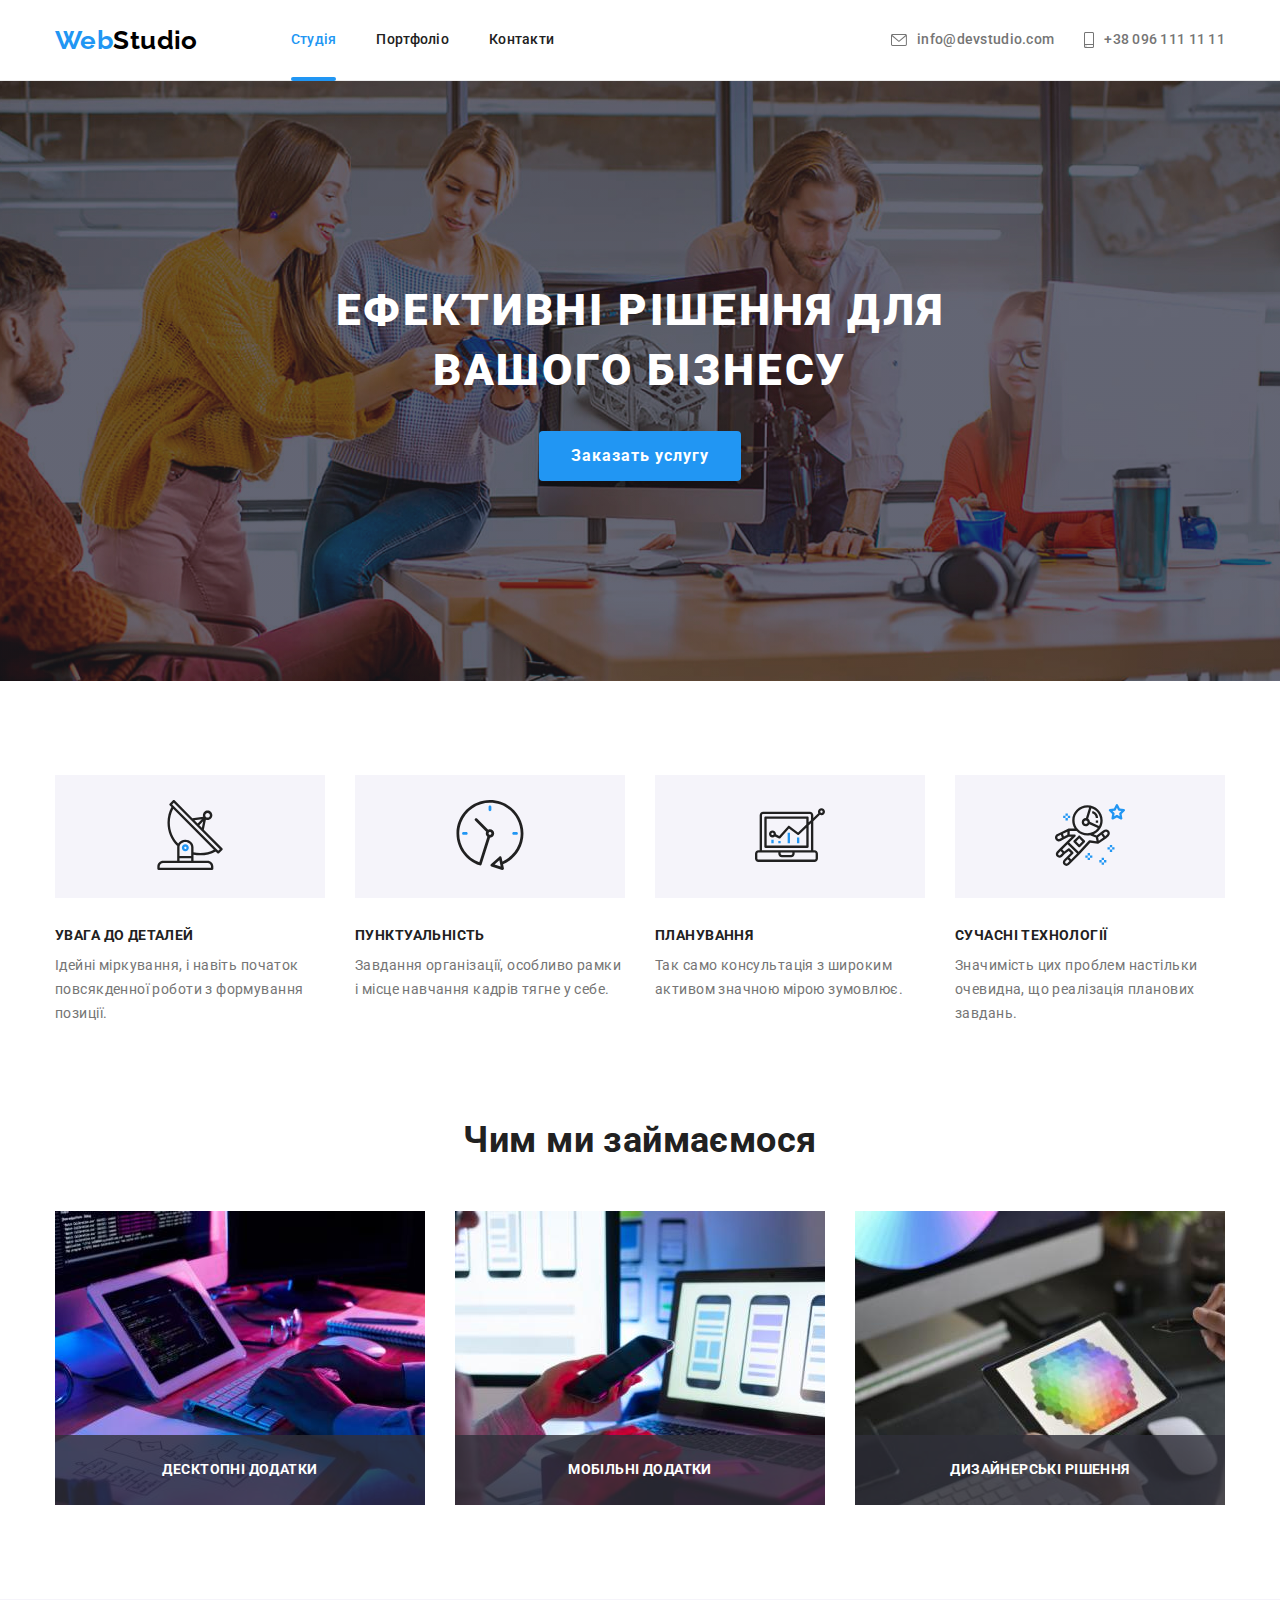
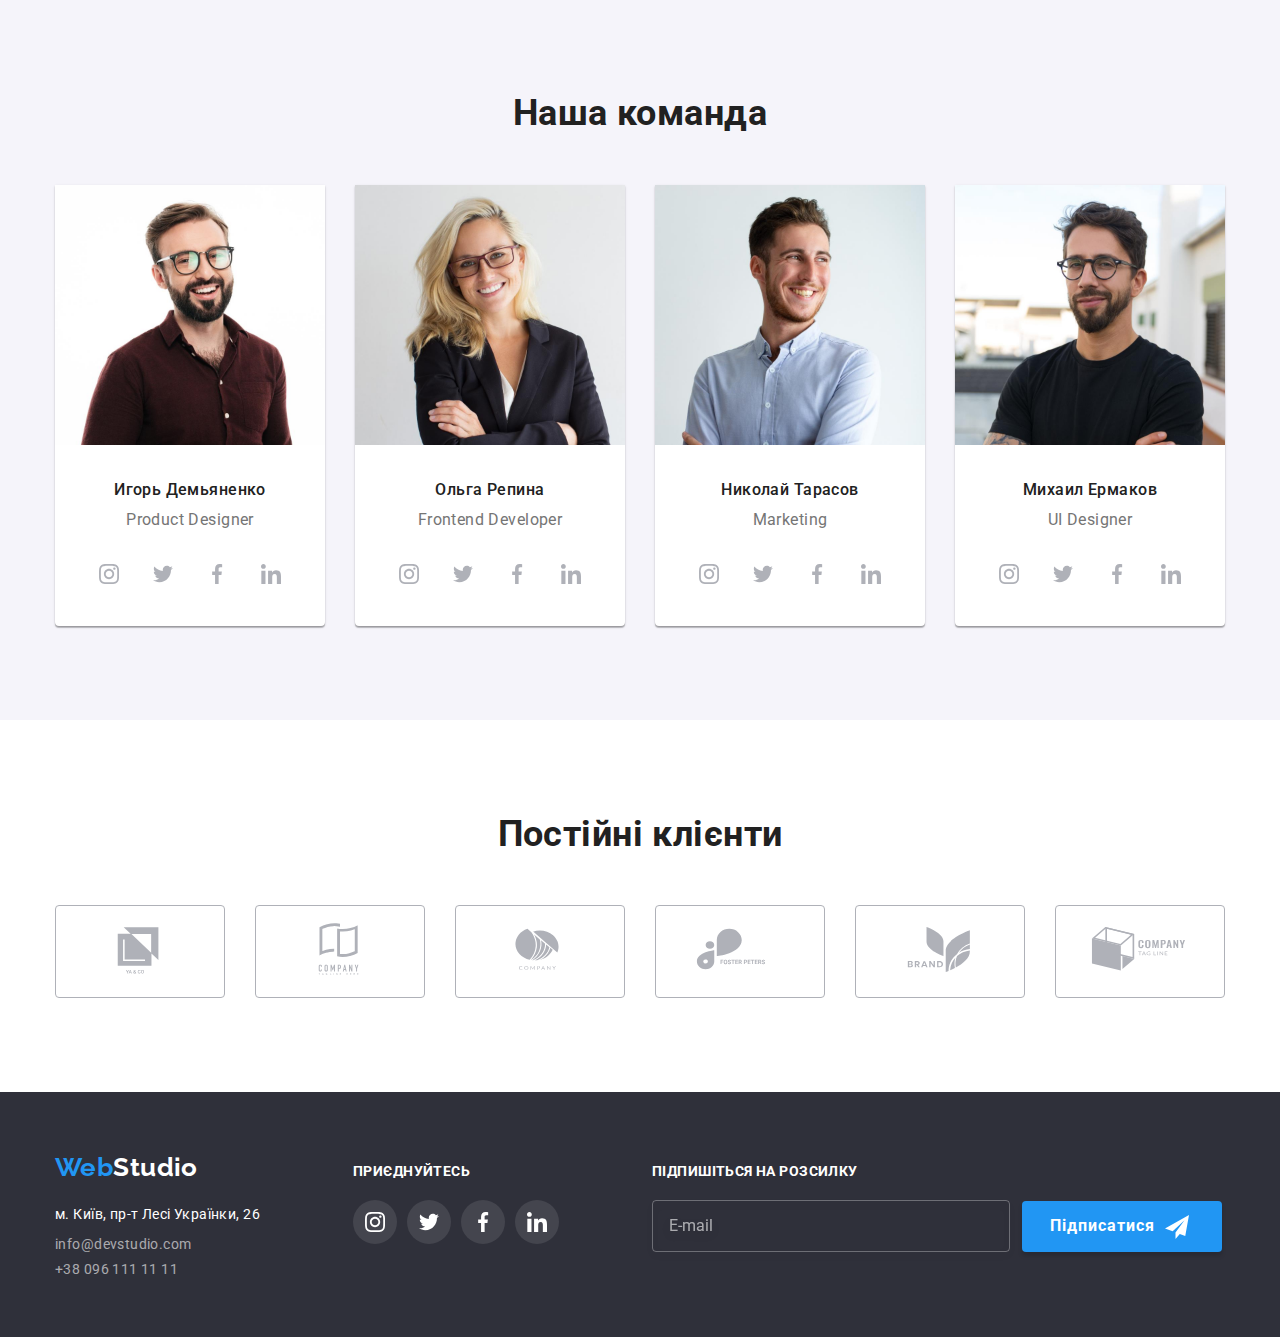
<file: index.html>
<!DOCTYPE html>
<html lang="uk">
  <head>
    <meta charset="UTF-8" />
    <meta http-equiv="X-UA-Compatible" content="IE=edge" />
    <meta name="viewport" content="width=device-width, initial-scale=1.0" />
    <title>goit-markup-hw</title>
    <link rel="preconnect" href="https://fonts.googleapis.com" />
    <link rel="preconnect" href="https://fonts.gstatic.com" crossorigin />
    <link
      href="https://fonts.googleapis.com/css2?family=Raleway:wght@700&family=Roboto:wght@400;500;700;900&display=swap"
      rel="stylesheet"
    />
    <link
      rel="stylesheet"
      href="https://cdnjs.cloudflare.com/ajax/libs/modern-normalize/1.1.0/modern-normalize.min.css"
    />
    <link rel="stylesheet" href="css/styles.css" />
  </head>
  <body data-page>
    <!-- header -->
    <header class="header">
      <div class="header-container container">
        <nav class="header-nav">
          <a class="header-logo logo link" href="./index.html" lang="en"
            >Web<span class="header-logo-desc">Studio</span>
          </a>
          <ul class="header-list list">
            <li class="header-item">
              <a class="header-link link current" href="./index.html">Студія</a>
            </li>
            <li class="header-item">
              <a class="header-link link" href="./portfolio.html">Портфоліо</a>
            </li>
            <li class="header-item"><a class="header-link link" href="">Контакти</a></li>
          </ul>
        </nav>
        <ul class="header-contacts list">
          <li class="header-contacts-item">
            <a class="header-contacts-link link" href="mailto:info@devstudio.com">
              <svg class="header-contacts-icon icon" width="16" height="12">
                <use href="./images/icons.svg#envelope"></use>
              </svg>
              <span>info@devstudio.com</span></a
            >
          </li>
          <li class="header-contacts-item">
            <a class="header-contacts-link link" href="tel:+380961111111">
              <svg class="header-contacts-icon icon" width="10" height="16">
                <use href="./images/icons.svg#smartphone"></use>
              </svg>
              <span>+38 096 111 11 11</span></a
            >
          </li>
        </ul>
      </div>
    </header>

    <!-- main -->
    <main>
      <!-- hero section -->
      <section class="hero overlay">
        <h1 class="hero-title">Ефективні рішення для<br />вашого бізнесу</h1>
        <button class="hero-button" type="button" data-modal-open>Заказать услугу</button>
      </section>

      <!-- advantages section -->
      <section class="advantages section">
        <div class="container">
          <h2 class="section-title visually-hidden">about</h2>
          <ul class="advantages-list card-set list">
            <li class="advantages-item card-set-item">
              <div class="advanteges-item-img">
                <svg class="icon" width="70" height="70">
                  <use href="./images/icons.svg#antenna"></use>
                </svg>
              </div>
              <h3 class="advantages-title">Увага до деталей</h3>
              <p class="advantages-text">
                Ідейні міркування, і навіть початок повсякденної роботи з формування позиції.
              </p>
            </li>
            <li class="advantages-item card-set-item">
              <div class="advanteges-item-img">
                <svg class="icon" width="70" height="70">
                  <use href="./images/icons.svg#clock"></use>
                </svg>
              </div>
              <h3 class="advantages-title">Пунктуальність</h3>
              <p class="advantages-text">
                Завдання організації, особливо рамки і місце навчання кадрів тягне у себе.
              </p>
            </li>
            <li class="advantages-item card-set-item">
              <div class="advanteges-item-img">
                <svg class="icon" width="70" height="70">
                  <use href="./images/icons.svg#diagram"></use>
                </svg>
              </div>
              <h3 class="advantages-title">Планування</h3>
              <p class="advantages-text">
                Так само консультація з широким активом значною мірою зумовлює.
              </p>
            </li>
            <li class="advantages-item card-set-item">
              <div class="advanteges-item-img">
                <svg class="icon" width="70" height="70">
                  <use href="./images/icons.svg#astronaut"></use>
                </svg>
              </div>
              <h3 class="advantages-title">Сучасні технології</h3>
              <p class="advantages-text">
                Значимість цих проблем настільки очевидна, що реалізація планових завдань.
              </p>
            </li>
          </ul>
        </div>
      </section>

      <!-- doing section -->
      <section class="doing section">
        <div class="container">
          <h2 class="section-title">Чим ми займаємося</h2>
          <ul class="doing-list list card-set">
            <li class="card-set-item">
              <div class="doing-thumb">
                <img
                  src="./images/doing/box-1.jpg"
                  width="370"
                  height="294"
                  alt="программіст працюючий за своїм столом"
                />
                <p class="doing-desc">Десктопні додатки</p>
              </div>
            </li>
            <li>
              <div class="doing-thumb">
                <img
                  src="./images/doing/box-2.jpg"
                  width="370"
                  height="294"
                  alt="ui дизайнер разробляючий додаток для смартфона"
                />
                <p class="doing-desc">Мобільні додатки</p>
              </div>
            </li>
            <li class="card-set-item">
              <div class="doing-thumb">
                <img
                  src="./images/doing/box-3.jpg"
                  width="370"
                  height="294"
                  alt="дизайнер вибирає колір із палітри"
                />
                <p class="doing-desc">Дизайнерські рішення</p>
              </div>
            </li>
          </ul>
        </div>
      </section>

      <!-- team section -->
      <section class="team section">
        <div class="container">
          <h2 class="section-title">Наша команда</h2>
          <ul class="team-list list card-set">
            <li class="team-item card-set-item">
              <img src="./images/team/img-1.jpg" width="270" height="260" alt="photo" />
              <div class="team-item-content">
                <h3 class="team-title">Игорь Демьяненко</h3>
                <p class="team-text" lang="en">Product Designer</p>
                <ul class="team-icon-list list">
                  <li class="team-icon-item">
                    <a class="team-icon-link link" href="" aria-label="instagram">
                      <svg class="icon" width="20" height="20">
                        <use href="./images/icons.svg#instagram"></use>
                      </svg>
                    </a>
                  </li>
                  <li class="team-icon-item">
                    <a class="team-icon-link link" href="" aria-label="twitter">
                      <svg class="icon" width="20" height="20">
                        <use href="./images/icons.svg#twitter"></use>
                      </svg>
                    </a>
                  </li>
                  <li class="team-icon-item">
                    <a class="team-icon-link link" href="" aria-label="facebook">
                      <svg class="icon" width="20" height="20">
                        <use href="./images/icons.svg#facebook"></use>
                      </svg>
                    </a>
                  </li>
                  <li class="team-icon-item">
                    <a class="team-icon-link link" href="" aria-label="linkedin">
                      <svg class="icon" width="20" height="20">
                        <use href="./images/icons.svg#linkedin"></use>
                      </svg>
                    </a>
                  </li>
                </ul>
              </div>
            </li>
            <li class="team-item card-set-item">
              <img src="./images/team/img-2.jpg" width="270" height="260" alt="photo" />
              <div class="team-item-content">
                <h3 class="team-title">Ольга Репина</h3>
                <p class="team-text" lang="en">Frontend Developer</p>
                <ul class="team-icon-list list">
                  <li class="team-icon-item">
                    <a class="team-icon-link link" href="" aria-label="instagram">
                      <svg class="icon" width="20" height="20">
                        <use href="./images/icons.svg#instagram"></use>
                      </svg>
                    </a>
                  </li>
                  <li class="team-icon-item">
                    <a class="team-icon-link link" href="" aria-label="twitter">
                      <svg class="icon" width="20" height="20">
                        <use href="./images/icons.svg#twitter"></use>
                      </svg>
                    </a>
                  </li>
                  <li class="team-icon-item">
                    <a class="team-icon-link link" href="" aria-label="facebook">
                      <svg class="icon" width="20" height="20">
                        <use href="./images/icons.svg#facebook"></use>
                      </svg>
                    </a>
                  </li>
                  <li class="team-icon-item">
                    <a class="team-icon-link link" href="" aria-label="linkedin">
                      <svg class="icon" width="20" height="20">
                        <use href="./images/icons.svg#linkedin"></use>
                      </svg>
                    </a>
                  </li>
                </ul>
              </div>
            </li>
            <li class="team-item card-set-item">
              <img src="./images/team/img-3.jpg" width="270" height="260" alt="photo" />
              <div class="team-item-content">
                <h3 class="team-title">Николай Тарасов</h3>
                <p class="team-text" lang="en">Marketing</p>
                <ul class="team-icon-list list">
                  <li class="team-icon-item">
                    <a class="team-icon-link link" href="" aria-label="instagram">
                      <svg class="icon" width="20" height="20">
                        <use href="./images/icons.svg#instagram"></use>
                      </svg>
                    </a>
                  </li>
                  <li class="team-icon-item">
                    <a class="team-icon-link link" href="" aria-label="twitter">
                      <svg class="icon" width="20" height="20">
                        <use href="./images/icons.svg#twitter"></use>
                      </svg>
                    </a>
                  </li>
                  <li class="team-icon-item">
                    <a class="team-icon-link link" href="" aria-label="facebook">
                      <svg class="icon" width="20" height="20">
                        <use href="./images/icons.svg#facebook"></use>
                      </svg>
                    </a>
                  </li>
                  <li class="team-icon-item">
                    <a class="team-icon-link link" href="" aria-label="linkedin">
                      <svg class="icon" width="20" height="20">
                        <use href="./images/icons.svg#linkedin"></use>
                      </svg>
                    </a>
                  </li>
                </ul>
              </div>
            </li>
            <li class="team-item card-set-item">
              <img src="./images/team/img-4.jpg" width="270" height="260" alt="photo" />
              <div class="team-item-content">
                <h3 class="team-title">Михаил Ермаков</h3>
                <p class="team-text" lang="en">UI Designer</p>
                <ul class="team-icon-list list">
                  <li class="team-icon-item">
                    <a class="team-icon-link link" href="" aria-label="instagram">
                      <svg class="icon" width="20" height="20">
                        <use href="./images/icons.svg#instagram"></use>
                      </svg>
                    </a>
                  </li>
                  <li class="team-icon-item">
                    <a class="team-icon-link link" href="" aria-label="twitter">
                      <svg class="icon" width="20" height="20">
                        <use href="./images/icons.svg#twitter"></use>
                      </svg>
                    </a>
                  </li>
                  <li class="team-icon-item">
                    <a class="team-icon-link link" href="" aria-label="facebook">
                      <svg class="icon" width="20" height="20">
                        <use href="./images/icons.svg#facebook"></use>
                      </svg>
                    </a>
                  </li>
                  <li class="team-icon-item">
                    <a class="team-icon-link link" href="" aria-label="linkedin">
                      <svg class="icon" width="20" height="20">
                        <use href="./images/icons.svg#linkedin"></use>
                      </svg>
                    </a>
                  </li>
                </ul>
              </div>
            </li>
          </ul>
        </div>
      </section>

      <!-- clients -->
      <section class="clients section">
        <div class="container">
          <h2 class="section-title">Постійні клієнти</h2>
          <ul class="clients-list list card-set">
            <li class="clients-item card-set-item">
              <a class="clients-link link" href="" aria-label="logo1">
                <svg class="icon" height="60" width="106">
                  <use href="./images/icons.svg#logo-1"></use>
                </svg>
              </a>
            </li>
            <li class="clients-item card-set-item">
              <a class="clients-link link" href="" aria-label="logo2">
                <svg class="icon" height="60" width="106">
                  <use href="./images/icons.svg#logo-2"></use>
                </svg>
              </a>
            </li>
            <li class="clients-item card-set-item">
              <a class="clients-link link" href="" aria-label="logo3">
                <svg class="icon" height="60" width="106">
                  <use href="./images/icons.svg#logo-3"></use>
                </svg>
              </a>
            </li>
            <li class="clients-item card-set-item">
              <a class="clients-link link" href="" aria-label="logo4">
                <svg class="icon" height="60" width="106">
                  <use href="./images/icons.svg#logo-4"></use>
                </svg>
              </a>
            </li>
            <li class="clients-item card-set-item">
              <a class="clients-link link" href="" aria-label="logo5">
                <svg class="icon" height="60" width="106">
                  <use href="./images/icons.svg#logo-5"></use>
                </svg>
              </a>
            </li>
            <li class="clients-item card-set-item">
              <a class="clients-link link" href="" aria-label="logo6">
                <svg class="icon" height="60" width="106">
                  <use href="./images/icons.svg#logo-6"></use>
                </svg>
              </a>
            </li>
          </ul>
        </div>
      </section>
    </main>

    <!-- footer -->
    <footer class="footer">
      <div class="footer-container container">
        <div class="footer-address">
          <a class="link logo footer-logo" href="./index.html" lang="en"
            >Web<span class="footer-logo-text">Studio</span></a
          >
          <address>
            <ul class="list">
              <li class="footer-item">
                <a
                  class="address-link"
                  href="https://www.google.com/maps/place/%D0%B1%D1%83%D0%BB.+%D0%9B%D0%B5%D1%81%D0%B8+%D0%A3%D0%BA%D1%80%D0%B0%D0%B8%D0%BD%D0%BA%D0%B8,+26,+%D0%9A%D0%B8%D0%B5%D0%B2,+02000/@50.4265807,30.5383858,17z/data=!4m5!3m4!1s0x40d4cf0e033ecbe9:0x57a4dffefec77da0!8m2!3d50.4265807!4d30.5383858?hl=ru"
                  target="_blank"
                  rel="noopener nofollow"
                >
                  м. Київ, пр-т Лесі Українки, 26
                </a>
              </li>
              <li class="footer-item">
                <a class="footer-item-link link" href="mailto:info@devstudio.com"
                  >info@devstudio.com</a
                >
              </li>
              <li class="footer-item">
                <a class="footer-item-link link" href="tel:+380961111111">+38 096 111 11 11</a>
              </li>
            </ul>
          </address>
        </div>
        <div class="footer-social">
          <p class="footer-social-subtitle">приєднуйтесь</p>
          <ul class="footer-social-list list">
            <li class="footer-social-item">
              <a class="footer-social-link link" href="">
                <svg class="icon" width="20" height="20">
                  <use href="./images/icons.svg#instagram"></use>
                </svg>
              </a>
            </li>
            <li class="footer-social-item">
              <a class="footer-social-link link" href="">
                <svg class="icon" width="20" height="20">
                  <use href="./images/icons.svg#twitter"></use>
                </svg>
              </a>
            </li>
            <li class="footer-social-item">
              <a class="footer-social-link link" href="">
                <svg class="icon" width="20" height="20">
                  <use href="./images/icons.svg#facebook"></use>
                </svg>
              </a>
            </li>
            <li class="footer-social-item">
              <a class="footer-social-link link" href="">
                <svg class="icon" width="20" height="20">
                  <use href="./images/icons.svg#linkedin"></use>
                </svg>
              </a>
            </li>
          </ul>
        </div>
        <div class="footer-form-wrap">
          <strong class="footer-form-title">Підпишіться на розсилку</strong>
          <form class="footer-form" name="footer-form">
            <input class="form-input" type="email" name="email" placeholder="E-mail" />
            <button class="footer-form-btn" type="submit">
              Підписатися
              <svg width="24" height="24">
                <use href="./images/icons.svg#icon-send"></use>
              </svg>
            </button>
          </form>
        </div>
      </div>
    </footer>

    <!-- Modal windows -->
    <div class="backdrop is-hidden" data-modal>
      <div class="modal">
        <button class="close-btn" type="button" data-modal-close>
          <svg class="close-btn-icon icon" width="11" height="11">
            <use href="./images/icons.svg#close-btn"></use>
          </svg>
        </button>

        <form class="modal-form" name="modal-form">
          <strong class="modal-form-title">Залиште свої дані, ми вам передзвонимо</strong>
          <div class="modal-form-group" role="group">
            <label class="modal-form-wrap">
              <span class="modal-form-lable">Ім'я</span>
              <input class="modal-form-input" type="text" name="username" />
              <svg class="modal-form-icon" width="18" height="18">
                <use href="./images/icons.svg#icon-person"></use>
              </svg>
            </label>

            <label class="modal-form-wrap">
              <span class="modal-form-lable">Телефон</span>
              <input class="modal-form-input" type="tel" name="phone" />
              <svg class="modal-form-icon" width="18" height="18">
                <use href="./images/icons.svg#icon-phone"></use>
              </svg>
            </label>

            <label class="modal-form-wrap">
              <span class="modal-form-lable">Пошта</span>
              <input class="modal-form-input" type="email" name="email" />
              <svg class="modal-form-icon" width="18" height="18">
                <use href="./images/icons.svg#icon-email"></use>
              </svg>
            </label>

            <label class="modal-form-wrap">
              <span class="modal-form-lable">Коментар</span>
              <textarea
                class="modal-form-textaria"
                name="feedback"
                placeholder="Введіть текст"
              ></textarea>
            </label>
          </div>
          <label class="modal-form-agreement">
            <input class="modal-form-checkbox visually-hidden" type="checkbox" name="agreement" />
            <svg class="checkbox-icon" width="16" height="15">
              <use class="checkbox-icon-uncheck" href="./images/icons.svg#icon-uncheck"></use>
              <use class="checkbox-icon-check" href="./images/icons.svg#icon-check"></use>
            </svg>
            <span class="checkbox-text">
              Погоджуюся з розсилкою та приймаю
              <a class="checkbox-link" href="">Умови договору</a>
            </span>
          </label>

          <button class="modal-submit-btn" type="submit">Відправити</button>
        </form>
      </div>
    </div>
    <script src="./js/modal.js"></script>
  </body>
</html>
</file>
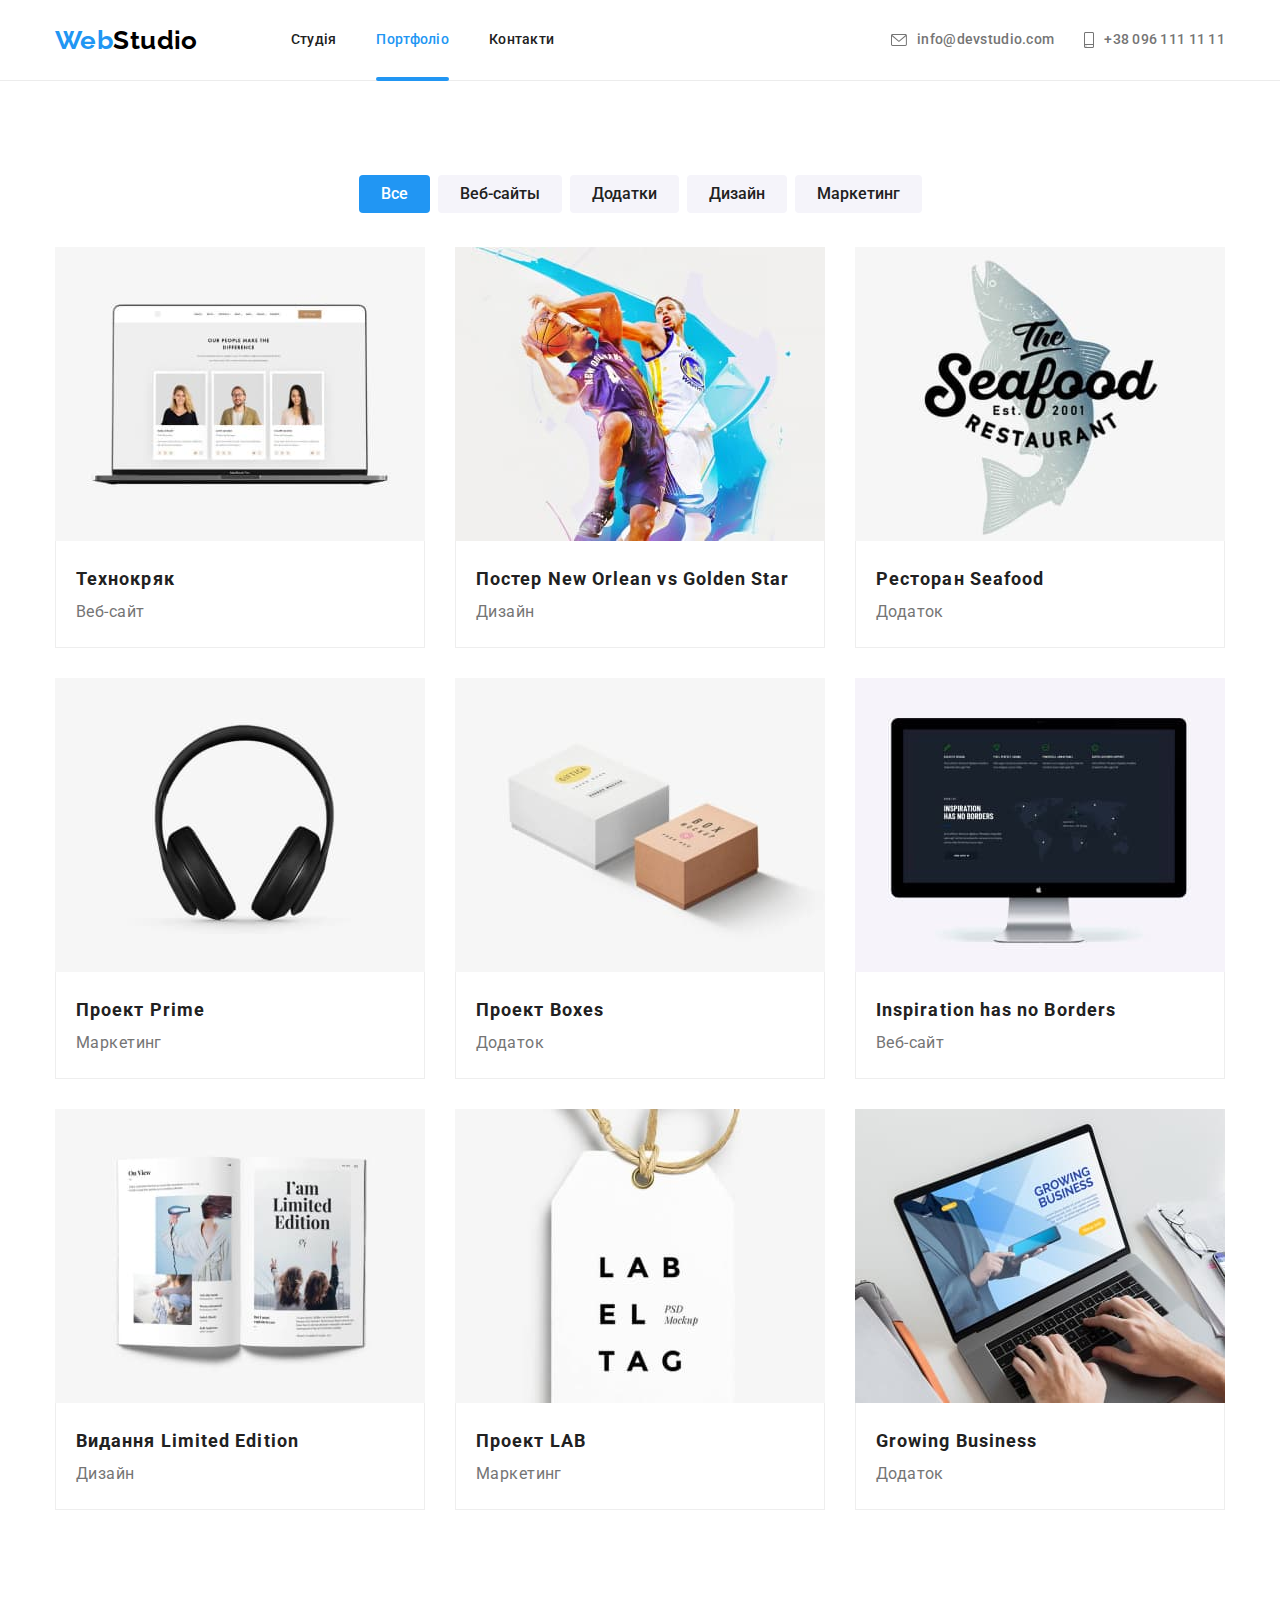
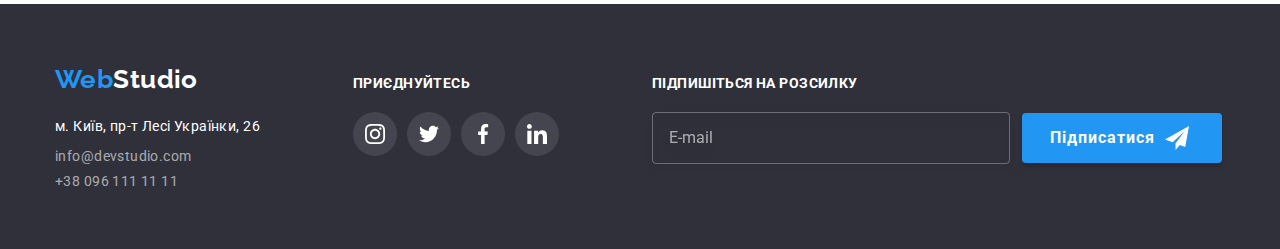
<file: portfolio.html>
<!DOCTYPE html>
<html lang="uk">
  <head>
    <meta charset="UTF-8" />
    <meta http-equiv="X-UA-Compatible" content="IE=edge" />
    <meta name="viewport" content="width=device-width, initial-scale=1.0" />
    <title>Portfolio</title>
    <link rel="preconnect" href="https://fonts.googleapis.com" />
    <link rel="preconnect" href="https://fonts.gstatic.com" crossorigin />
    <link
      href="https://fonts.googleapis.com/css2?family=Raleway:wght@700&family=Roboto:wght@400;500;700;900&display=swap"
      rel="stylesheet"
    />
    <link
      rel="stylesheet"
      href="https://cdnjs.cloudflare.com/ajax/libs/modern-normalize/1.1.0/modern-normalize.min.css"
    />
    <link rel="stylesheet" href="css/styles.css" />
  </head>
  <body>
    <!-- header -->
    <header class="header">
      <div class="header-container container">
        <nav class="header-nav">
          <a class="header-logo logo link" href="./index.html" lang="en"
            >Web<span class="header-logo-desc">Studio</span></a
          >
          <ul class="header-list list">
            <li class="header-item">
              <a class="header-link link" href="./index.html">Студія</a>
            </li>
            <li class="header-item">
              <a class="header-link link current" href="./portfolio.html">Портфоліо</a>
            </li>
            <li class="header-item"><a class="header-link link" href="">Контакти</a></li>
          </ul>
        </nav>
        <ul class="header-contacts list">
          <li class="header-contacts-item">
            <a class="header-contacts-link link" href="mailto:info@devstudio.com">
              <svg class="header-contacts-icon icon" width="16" height="12">
                <use href="./images/icons.svg#envelope"></use>
              </svg>
              <span>info@devstudio.com</span></a
            >
          </li>
          <li class="header-contacts-item">
            <a class="header-contacts-link link" href="tel:+380961111111">
              <svg class="header-contacts-icon icon" width="10" height="16">
                <use href="./images/icons.svg#smartphone"></use>
              </svg>
              <span>+38 096 111 11 11</span></a
            >
          </li>
        </ul>
      </div>
    </header>

    <!-- main -->
    <main>
      <section class="projects section">
        <div class="container">
          <h1 class="visually-hidden">Проекти</h1>
          <ul class="list filter-list">
            <li class="filter-item">
              <button class="filter-btn current-btn" type="button">Все</button>
            </li>
            <li class="filter-item"><button class="filter-btn" type="button">Веб-сайты</button></li>
            <li class="filter-item">
              <button class="filter-btn" type="button">Додатки</button>
            </li>
            <li class="filter-item"><button class="filter-btn" type="button">Дизайн</button></li>
            <li class="filter-item"><button class="filter-btn" type="button">Маркетинг</button></li>
          </ul>
          <ul class="projects-list list card-set">
            <li class="projects-item card-set-item">
              <a href="" class="projects-card-link link">
                <div class="projects-thumb">
                  <img src="images/portfolio/img-1.jpg" width="370" height="294" alt="Веб-сайт" />
                  <div class="projects-overlay">
                    <p class="projects-overlay-text">
                      Ресурс пропонує комплексні пропозиції з різним рівнем функціоналу та сервісів.
                      Все це дозволить відвідувачу отримати вичерпні відомості про компанію чи
                      приватну особу.
                    </p>
                  </div>
                </div>
                <div class="projects-card-content">
                  <h2 class="projects-card-title">Технокряк</h2>
                  <p class="projects-card-text">Веб-сайт</p>
                </div>
              </a>
            </li>

            <li class="projects-item card-set-item">
              <a href="" class="projects-card-link link">
                <div class="projects-thumb">
                  <img
                    src="images/portfolio/img-2.jpg"
                    width="370"
                    height="294"
                    alt="Постер New Orlean vs Golden Star"
                  />
                  <div class="projects-overlay">
                    <p class="projects-overlay-text">
                      Ресурс пропонує комплексні пропозиції з різним рівнем функціоналу та сервісів.
                      Все це дозволить відвідувачу отримати вичерпні відомості про компанію чи
                      приватну особу.
                    </p>
                  </div>
                </div>
                <div class="projects-card-content">
                  <h2 class="projects-card-title">Постер New Orlean vs Golden Star</h2>
                  <p class="projects-card-text">Дизайн</p>
                </div>
              </a>
            </li>

            <li class="projects-item card-set-item">
              <a href="" class="projects-card-link link">
                <div class="projects-thumb">
                  <img
                    src="images/portfolio/img-3.jpg"
                    width="370"
                    height="294"
                    alt="Ресторан Seafood"
                  />
                  <div class="projects-overlay">
                    <p class="projects-overlay-text">
                      Ресурс пропонує комплексні пропозиції з різним рівнем функціоналу та сервісів.
                      Все це дозволить відвідувачу отримати вичерпні відомості про компанію чи
                      приватну особу.
                    </p>
                  </div>
                </div>
                <div class="projects-card-content">
                  <h2 class="projects-card-title">Ресторан Seafood</h2>
                  <p class="projects-card-text">Додаток</p>
                </div>
              </a>
            </li>

            <li class="projects-item card-set-item">
              <a href="" class="projects-card-link link">
                <div class="projects-thumb">
                  <img
                    src="images/portfolio/img-4.jpg"
                    width="370"
                    height="294"
                    alt="Проект Prime"
                  />
                  <div class="projects-overlay">
                    <p class="projects-overlay-text">
                      Ресурс пропонує комплексні пропозиції з різним рівнем функціоналу та сервісів.
                      Все це дозволить відвідувачу отримати вичерпні відомості про компанію чи
                      приватну особу.
                    </p>
                  </div>
                </div>
                <div class="projects-card-content">
                  <h2 class="projects-card-title">Проект Prime</h2>
                  <p class="projects-card-text">Маркетинг</p>
                </div>
              </a>
            </li>

            <li class="projects-item card-set-item">
              <a href="" class="projects-card-link link">
                <div class="projects-thumb">
                  <img
                    src="images/portfolio/img-5.jpg"
                    width="370"
                    height="294"
                    alt="Проект Boxes"
                  />
                  <div class="projects-overlay">
                    <p class="projects-overlay-text">
                      Ресурс пропонує комплексні пропозиції з різним рівнем функціоналу та сервісів.
                      Все це дозволить відвідувачу отримати вичерпні відомості про компанію чи
                      приватну особу.
                    </p>
                  </div>
                </div>
                <div class="projects-card-content">
                  <h2 class="projects-card-title">Проект Boxes</h2>
                  <p class="projects-card-text">Додаток</p>
                </div>
              </a>
            </li>

            <li class="projects-item card-set-item">
              <a href="" class="projects-card-link link">
                <div class="projects-thumb">
                  <img
                    src="images/portfolio/img-6.jpg"
                    width="370"
                    height="294"
                    alt="Inspiration has no Borders"
                  />
                  <div class="projects-overlay">
                    <p class="projects-overlay-text">
                      Ресурс пропонує комплексні пропозиції з різним рівнем функціоналу та сервісів.
                      Все це дозволить відвідувачу отримати вичерпні відомості про компанію чи
                      приватну особу.
                    </p>
                  </div>
                </div>
                <div class="projects-card-content">
                  <h2 lang="en" class="projects-card-title">Inspiration has no Borders</h2>
                  <p class="projects-card-text">Веб-сайт</p>
                </div>
              </a>
            </li>

            <li class="projects-item card-set-item">
              <a href="" class="projects-card-link link">
                <div class="projects-thumb">
                  <img
                    src="images/portfolio/img-7.jpg"
                    width="370"
                    height="294"
                    alt="Издание Limited Edition"
                  />
                  <div class="projects-overlay">
                    <p class="projects-overlay-text">
                      Ресурс пропонує комплексні пропозиції з різним рівнем функціоналу та сервісів.
                      Все це дозволить відвідувачу отримати вичерпні відомості про компанію чи
                      приватну особу.
                    </p>
                  </div>
                </div>
                <div class="projects-card-content">
                  <h2 class="projects-card-title">Видання Limited Edition</h2>
                  <p class="projects-card-text">Дизайн</p>
                </div>
              </a>
            </li>

            <li class="projects-item card-set-item">
              <a href="" class="projects-card-link link">
                <div class="projects-thumb">
                  <img src="images/portfolio/img-8.jpg" width="370" height="294" alt="Проект LA" />
                  <div class="projects-overlay">
                    <p class="projects-overlay-text">
                      Ресурс пропонує комплексні пропозиції з різним рівнем функціоналу та сервісів.
                      Все це дозволить відвідувачу отримати вичерпні відомості про компанію чи
                      приватну особу.
                    </p>
                  </div>
                </div>
                <div class="projects-card-content">
                  <h2 class="projects-card-title">Проект LAB</h2>
                  <p class="projects-card-text">Маркетинг</p>
                </div>
              </a>
            </li>

            <li class="projects-item card-set-item">
              <a href="" class="projects-card-link link">
                <div class="projects-thumb">
                  <img
                    src="images/portfolio/img-9.jpg"
                    width="370"
                    height="294"
                    alt="Growing Business"
                  />
                  <div class="projects-overlay">
                    <p class="projects-overlay-text">
                      Ресурс пропонує комплексні пропозиції з різним рівнем функціоналу та сервісів.
                      Все це дозволить відвідувачу отримати вичерпні відомості про компанію чи
                      приватну особу.
                    </p>
                  </div>
                </div>
                <div class="projects-card-content">
                  <h2 lang="en" class="projects-card-title">Growing Business</h2>
                  <p class="projects-card-text">Додаток</p>
                </div>
              </a>
            </li>
          </ul>
        </div>
      </section>
    </main>

    <!-- footer -->
    <footer class="footer">
      <div class="footer-container container">
        <div class="footer-address">
          <a class="footer-logo logo link" href="./index.html" lang="en"
            >Web<span class="footer-logo-text">Studio</span></a
          >
          <address>
            <ul class="list">
              <li class="footer-item">
                <a
                  class="address-link"
                  href="https://www.google.com/maps/place/%D0%B1%D1%83%D0%BB.+%D0%9B%D0%B5%D1%81%D0%B8+%D0%A3%D0%BA%D1%80%D0%B0%D0%B8%D0%BD%D0%BA%D0%B8,+26,+%D0%9A%D0%B8%D0%B5%D0%B2,+02000/@50.4265807,30.5383858,17z/data=!4m5!3m4!1s0x40d4cf0e033ecbe9:0x57a4dffefec77da0!8m2!3d50.4265807!4d30.5383858?hl=ru"
                  target="_blank"
                  rel="noopener nofollow"
                >
                  м. Київ, пр-т Лесі Українки, 26
                </a>
              </li>
              <li class="footer-item">
                <a class="footer-item-link link" href="mailto:info@devstudio.com"
                  >info@devstudio.com</a
                >
              </li>
              <li class="footer-item">
                <a class="footer-item-link link" href="tel:+380961111111">+38 096 111 11 11</a>
              </li>
            </ul>
          </address>
        </div>
        <div class="footer-social">
          <p class="footer-social-subtitle">приєднуйтесь</p>
          <ul class="footer-social-list list">
            <li class="footer-social-item">
              <a class="footer-social-link link" href="">
                <svg class="icon" width="20" height="20">
                  <use href="./images/icons.svg#instagram"></use>
                </svg>
              </a>
            </li>
            <li class="footer-social-item">
              <a class="footer-social-link link" href="">
                <svg class="icon" width="20" height="20">
                  <use href="./images/icons.svg#twitter"></use>
                </svg>
              </a>
            </li>
            <li class="footer-social-item">
              <a class="footer-social-link link" href="">
                <svg class="icon" width="20" height="20">
                  <use href="./images/icons.svg#facebook"></use>
                </svg>
              </a>
            </li>
            <li class="footer-social-item">
              <a class="footer-social-link link" href="">
                <svg class="icon" width="20" height="20">
                  <use href="./images/icons.svg#linkedin"></use>
                </svg>
              </a>
            </li>
          </ul>
        </div>
        <div class="footer-form-wrap">
          <strong class="footer-form-title">Підпишіться на розсилку</strong>
          <form class="footer-form" name="footer-form">
            <input class="form-input" type="email" name="email" placeholder="E-mail" />
            <button class="footer-form-btn" type="submit">
              Підписатися
              <svg width="24" height="24">
                <use href="./images/icons.svg#icon-send"></use>
              </svg>
            </button>
          </form>
        </div>
      </div>
    </footer>
  </body>
</html>
</file>
<file: css/styles.css>
:root {
  /* Fonts */
  --primary-font: 'Roboto', sans-serif;
  --secondary-font: 'Raleway', sans-serif;

  /* colors */
  --main-light: #fff;
  --acent-color: #2196f3;

  --main-font-color: #212121;
  --secondary-font-color: #757575;

  --main-bg-color: #e5e5e5;
  --dark-bg-color: #2f303a;
  --light-bg-color: #f5f4fa;
  --icon-bg-color: rgba(255, 255, 255, 0.1);
  --backdrop-bg-cl: rgba(0, 0, 0, 0.2);
  --overlay-bg-cl: rgba(33, 150, 243, 0.9);

  --icon-color: #afb1b8;
  --logo-color: #000;
  --hover-btn: #188ce8;

  --gradient-color: rgba(47, 48, 58, 0.4);

  /* other   */
  --indent: 30px;
  --items: 3;
  --animation: 250ms cubic-bezier(0.4, 0, 0.2, 1);
}

html {
  scroll-behavior: smooth;
}

body {
  font-family: var(--primary-font);
  color: var(--main-font-color);
  font-size: 14px;
  letter-spacing: 0.03em;
  background-color: var(--main-light);
}

.no-scroll {
  overflow: hidden;
}

.visually-hidden {
  position: absolute;
  width: 1px;
  height: 1px;
  margin: -1px;
  border: 0;
  padding: 0;

  white-space: nowrap;
  clip-path: inset(100%);
  clip: rect(0 0 0 0);
  overflow: hidden;
}

/* Reset Styles */

h1,
h2,
h3,
h4,
h5,
h6,
p {
  margin: 0;
}

.list {
  list-style: none;
  margin: 0;
  padding: 0;
}

.link {
  text-decoration: none;
  color: currentColor;
}

/* Base Styles */

.container {
  width: 1200px;
  padding-left: 15px;
  padding-right: 15px;
  margin-left: auto;
  margin-right: auto;
}

.section {
  padding-top: 94px;
  padding-bottom: 94px;
}

.section-title {
  margin-bottom: 50px;

  font-weight: 700;
  font-size: 36px;
  line-height: 1.16;
  text-align: center;
}

img {
  display: block;
  max-width: 100%;
  height: auto;
}

.logo {
  color: var(--acent-color);
  font-family: var(--secondary-font);
  font-weight: 700;
  font-size: 26px;
  line-height: 1.19;
}

.icon {
  fill: currentColor;
}

.current {
  color: var(--acent-color);
}

/* card-set */

.card-set {
  display: flex;
  flex-wrap: wrap;
  gap: var(--indent);

  /* на той випадок, коли відступи різні */
  /* row-gap: var(--indent-horisontal);
  column-gap: var(--indent-vertical); */
}

.card-set-item {
  flex-basis: calc((100% - var(--indent) * (var(--items) - 1)) / var(--items));
}

/**
  |============================
  | Header section
  |============================
*/

.header {
  border-bottom: 1px solid #ececec;
  background-color: var(--main-light);
}

.header-container {
  display: flex;
  align-items: center;
}

.header-logo {
  margin-right: 93px;
}

.header-logo-desc {
  color: var(--logo-color);
}

.header-nav {
  display: flex;
  align-items: center;
}

.header-list {
  display: flex;
  gap: 40px;
}

.header-link {
  display: block;
  position: relative;
  padding-top: 32px;
  padding-bottom: 32px;
  transition: color var(--animation);
}

.header-link:hover,
.header-link:focus {
  color: var(--acent-color);
}

.header-link.current::after {
  content: '';
  position: absolute;
  bottom: -1px;
  left: 0;
  width: 100%;
  height: 4px;
  border-radius: 2px;
  background: var(--acent-color);
}

.header-contacts {
  display: flex;
  margin-left: auto;
  gap: 30px;
}

.header-item,
.header-contacts-item {
  font-weight: 500;
  line-height: 1.14;
  letter-spacing: 0.02em;
}

.header-contacts-item {
  display: flex;
  color: var(--secondary-font-color);
}

.header-contacts-link {
  display: flex;
  align-items: center;
  transition: color var(--animation);
}

.header-contacts-link:hover,
.header-contacts-link:focus {
  color: var(--acent-color);
}

.header-contacts-icon {
  margin-right: 10px;
}

/**
  |============================
  | Hero section
  |============================
*/

.hero {
  max-width: 1600px;
  margin-left: auto;
  margin-right: auto;
  padding-top: 200px;
  padding-bottom: 200px;

  text-align: center;
  background-color: var(--dark-bg-color);
  background-image: linear-gradient(var(--gradient-color), var(--gradient-color)),
    url(../images/bg.jpg);
  background-repeat: no-repeat;
  background-position: center;
}

.hero-title {
  margin-bottom: 30px;

  font-weight: 900;
  font-size: 44px;
  line-height: 1.36;
  letter-spacing: 0.06em;
  text-transform: uppercase;
  color: var(--main-light);
}

.hero-button {
  display: block;
  margin: 0 auto;
  padding: 10px 32px;

  background-color: var(--acent-color);
  color: var(--main-light);
  font-weight: 700;
  font-size: 16px;
  line-height: 1.88;
  letter-spacing: 0.06em;
  box-shadow: 0px 4px 4px rgba(0, 0, 0, 0.15);
  border-radius: 4px;
  cursor: pointer;
  border: none;

  transition: background-color var(--animation);
}

.hero-button:hover,
.hero-button:focus {
  background-color: var(--hover-btn);
}

/**
  |============================
  | Advanteges section
  |============================
*/

.advantages-list {
  display: flex;
}

.advantages-item {
  --items: 4;
}

.advanteges-item-img {
  padding: 25px 100px;
  margin-bottom: 30px;

  background-color: var(--light-bg-color);
}

.advantages-title {
  margin-bottom: 10px;

  font-size: 14px;
  line-height: 1.14;
  text-transform: uppercase;
}

.advantages-text {
  line-height: 1.71;
  color: var(--secondary-font-color);
}

/**
  |============================
  | Doing section
  |============================
*/

.doing {
  padding-top: 0px;
}

.doing-list,
.team-list {
  display: flex;
}

.doing-thumb {
  position: relative;
}

.doing-desc {
  position: absolute;
  bottom: 0;
  width: 100%;
  padding: 27px 82px;

  font-weight: 700;
  line-height: 1.14;
  text-align: center;
  text-transform: uppercase;
  color: #ffffff;
  background-color: rgba(47, 48, 58, 0.8);
}
/**
  |============================
  | Team section
  |============================
*/

.team {
  background-color: var(--light-bg-color);
}

.team-list {
  --items: 4;
}

.team-item {
  background-color: var(--main-light);
  box-shadow: 0px 1px 3px rgba(0, 0, 0, 0.12), 0px 1px 1px rgba(0, 0, 0, 0.14),
    0px 2px 1px rgba(0, 0, 0, 0.2);
  border-radius: 0px 0px 4px 4px;
}

.team-item-content {
  padding-top: 30px;
  padding-bottom: 30px;
  text-align: center;
}

.team-title {
  font-weight: 500;
  font-size: 16px;
  line-height: 1.89;
}

.team-text {
  padding-bottom: 16px;

  font-size: 16px;
  line-height: 1.89;
  color: var(--secondary-font-color);
}

.team-icon-list {
  display: flex;
  justify-content: center;
  gap: 10px;
}

.team-icon-link {
  display: flex;
  justify-content: center;
  align-items: center;
  width: 44px;
  height: 44px;
  border-radius: 50%;
  color: var(--icon-color);
  transition: color var(--animation), background-color var(--animation);
}

.team-icon-link:hover {
  color: var(--main-light);
  background-color: var(--acent-color);
}

/**
  |============================
  | Clients section
  |============================
*/

.clients-list {
  display: flex;
  --items: 6;
}

.clients-link {
  display: block;
  padding: 14px 30px;
  border: 1px solid var(--icon-color);
  border-radius: 4px;
  color: var(--icon-color);
  transition: color var(--animation), border-color var(--animation);
}

.clients-link:hover {
  color: var(--acent-color);
  border-color: var(--acent-color);
}

/**
  |============================
  | Footer section
  |============================
*/

.footer {
  padding-top: 60px;
  padding-bottom: 60px;

  background-color: var(--dark-bg-color);
}

.footer-container {
  display: flex;
  align-items: baseline;
}

.footer-logo-text {
  color: var(--main-light);
}

.footer-logo {
  display: flex;
  margin-bottom: 20px;
}

.footer-item:nth-child(-n + 2) {
  margin-bottom: 9px;
}

.footer-address {
  margin-right: 93px;
}

.address-link {
  font-style: normal;
  text-decoration: none;
  line-height: 1.7;
  color: var(--main-light);
}

.footer-item-link {
  font-style: normal;
  color: rgba(255, 255, 255, 0.6);

  transition: color var(--animation);
}

.footer-item-link:hover,
.footer-item-link:focus {
  color: var(--acent-color);
}

.footer-social {
  margin-right: 93px;
}

.footer-social-subtitle {
  margin-bottom: 20px;

  font-weight: 700;
  line-height: 1.14;
  text-transform: uppercase;
  color: var(--main-light);
}

.footer-social-list {
  display: flex;
  gap: 10px;
}

.footer-social-link {
  display: flex;
  justify-content: center;
  align-items: center;

  color: var(--main-light);
  width: 44px;
  height: 44px;
  border-radius: 50%;
  background-color: rgba(255, 255, 255, 0.1);

  transition: background-color var(--animation);
}

.footer-social-link:hover,
.footer-social-link:focus {
  background-color: var(--acent-color);
}

.footer-form-title {
  display: block;
  margin-bottom: 20px;

  line-height: 1.14;
  text-transform: uppercase;
  color: var(--main-light);
}

.footer-form {
  display: flex;
  align-items: baseline;
  gap: 12px;
}

.form-input {
  display: inline-block;
  width: 358px;
  background-color: transparent;

  padding-top: 15px;
  padding-bottom: 15px;
  padding-left: 16px;

  border: 1px solid rgba(255, 255, 255, 0.3);
  filter: drop-shadow(0px 4px 4px rgba(0, 0, 0, 0.15));
  border-radius: 4px;

  font-size: 16px;
  line-height: 1.25;
  color: rgba(255, 255, 255, 0.6);
  outline: transparent;
}

.form-input::placeholder {
  font-size: 16px;
  line-height: 1.25;
  color: rgba(255, 255, 255, 0.6);
}

.footer-form-btn {
  display: flex;
  align-items: center;
  gap: 10px;
  padding: 10px 28px;
  min-width: 200px;

  font-weight: 700;
  font-size: 16px;
  line-height: 1.9;
  letter-spacing: 0.06em;

  color: var(--main-light);
  background-color: var(--acent-color);
  box-shadow: 0px 4px 4px rgba(0, 0, 0, 0.15);
  border-radius: 4px;
  border: none;
  cursor: pointer;
}

/**
  |============================
  | Modal window
  |============================
*/

.backdrop {
  position: fixed;
  top: 0;
  left: 0;
  z-index: 1000;
  width: 100%;
  height: 100%;

  background-color: var(--backdrop-bg-cl);

  transition: opacity var(--animation), visibility var(--animation);
}

.backdrop.is-hidden {
  opacity: 0;
  visibility: hidden;
  pointer-events: none;
}

.backdrop.is-hidden .modal {
  transform: translate(-50%, -50%) scale(1.1);
}

.modal {
  position: relative;
  top: 50%;
  left: 50%;
  width: 528px;
  padding: 40px;

  border-radius: 4px;

  background-color: var(--main-light);
  box-shadow: 0px 1px 3px rgba(0, 0, 0, 0.12), 0px 1px 1px rgba(0, 0, 0, 0.14),
    0px 2px 1px rgba(0, 0, 0, 0.2);

  transform: translate(-50%, -50%) scale(1);
  transition: transform var(--animation);
}

.close-btn {
  position: absolute;
  top: 8px;
  right: 8px;

  display: flex;
  align-items: center;
  justify-content: center;
  width: 30px;
  height: 30px;

  border-radius: 50%;
  border: 1px solid rgba(0, 0, 0, 0.1);
  cursor: pointer;

  background-color: transparent;
  color: var(--logo-color);

  transition: color var(--animation);
}

.close-btn:hover,
.close-btn:focus {
  color: var(--acent-color);
}

.modal-form-title {
  display: block;
  margin-bottom: 12px;

  font-size: 20px;
  text-align: center;
}

.modal-form-group {
  margin-bottom: 20px;
}

.modal-form-wrap {
  display: block;
  margin-bottom: 10px;

  position: relative;
}

.modal-form-wrap:last-child {
  margin: 0;
}

.modal-form-lable {
  display: block;
  margin-bottom: 4px;

  font-size: 12px;
  line-height: 1.17;
  letter-spacing: 0.01em;

  color: var(--secondary-font-color);
}

.modal-form-input {
  display: block;
  width: 100%;

  height: 40px;
  padding-top: 12px;
  padding-bottom: 12px;
  padding-left: 42px;

  border: 1px solid rgba(33, 33, 33, 0.2);
  border-radius: 4px;
  outline: transparent;

  transition: border-color var(--animation);
}

.modal-form-input:hover,
.modal-form-input:focus,
.modal-form-textaria:hover,
.modal-form-textaria:focus {
  border-color: var(--acent-color);
}

.modal-form-icon {
  position: absolute;
  bottom: 12px;
  left: 12px;

  transition: fill var(--animation);
}

.modal-form-input:hover + .modal-form-icon,
.modal-form-input:focus + .modal-form-icon {
  fill: var(--acent-color);
}

.modal-form-textaria {
  display: block;
  width: 100%;
  height: 120px;
  resize: none;
  padding: 12px 16px;

  border: 1px solid rgba(33, 33, 33, 0.2);
  border-radius: 4px;
  outline: transparent;

  transition: border-color var(--animation);
}

.modal-form-textaria::placeholder {
  font-size: 12px;
  line-height: 1.17;
  letter-spacing: 0.01em;

  color: rgba(117, 117, 117, 0.5);
}

.modal-form-agreement {
  display: flex;
  align-items: center;
  justify-content: center;
  gap: 7px;
  margin-bottom: 30px;
}

.checkbox-icon {
  transition: fill var(--animation);
}
.modal-form-checkbox:hover + .checkbox-icon,
.modal-form-checkbox:focus + .checkbox-icon {
  fill: var(--acent-color);
}

.modal-form-checkbox:checked + .checkbox-icon .checkbox-icon-uncheck {
  opacity: 0;
  transition: opacity var(--animation);
}

.checkbox-icon-check {
  opacity: 0;
  transition: opacity var(--animation);
}

.modal-form-checkbox:checked + .checkbox-icon .checkbox-icon-check {
  opacity: 1;
}

.checkbox-text,
.checkbox-link {
  font-size: 14px;
  line-height: 1.71;
  color: var(--secondary-font-color);
  user-select: none;
}

.checkbox-link {
  text-decoration: underline;
  text-underline-position: under;
  color: var(--acent-color);
}

.modal-submit-btn {
  display: block;
  margin: 0 auto;
  padding: 10px 52px;
  min-width: 200px;

  font-weight: 700;
  font-size: 16px;
  line-height: 1.88;
  letter-spacing: 0.06em;
  color: var(--main-light);

  background-color: var(--acent-color);
  box-shadow: 0px 4px 4px rgba(0, 0, 0, 0.15);
  border-radius: 4px;
  border: none;
  cursor: pointer;

  transition: background-color var(--animation);
}

.modal-submit-btn:hover,
.modal-submit-btn:focus {
  background-color: var(--hover-btn);
}

/**
  |============================
  |  Portfolio page
  |============================
*/

/**
  |============================
  | Projects section
  |============================
*/

/* Filter */

.filter-list {
  display: flex;
  gap: 8px;
  justify-content: center;
  align-items: center;
  padding-bottom: 34px;
}

.filter-btn {
  padding: 6px 22px;

  background: var(--light-bg-color);
  border-radius: 4px;
  font-weight: 500;
  font-size: 16px;
  line-height: 1.62;
  cursor: pointer;
  color: inherit;
  border: none;

  transition: color var(--animation), background-color var(--animation), box-shadow var(--animation);
}

.filter-btn:hover,
.filter-btn:focus {
  color: var(--main-light);
  background-color: var(--acent-color);
  box-shadow: 0px 3px 1px rgba(0, 0, 0, 0.1), 0px 1px 2px rgba(0, 0, 0, 0.08),
    0px 2px 2px rgba(0, 0, 0, 0.12);
}

.current-btn {
  background-color: var(--acent-color);
  color: var(--main-light);
}

/* projects */

.projects-card-link {
  display: block;
  transition: box-shadow var(--animation);
}

.projects-card-link:hover,
.projects-card-link:focus {
  box-shadow: 0px 1px 1px rgba(0, 0, 0, 0.12), 0px 4px 4px rgba(0, 0, 0, 0.06),
    1px 4px 6px rgba(0, 0, 0, 0.16);
}

.projects-thumb {
  position: relative;
  overflow: hidden;
}

.projects-overlay {
  position: absolute;
  top: 0;
  left: 0;
  width: 100%;
  height: 100%;
  padding: 63px 24px;
  background-color: var(--overlay-bg-cl);

  transform: translateY(101%);
  transition: transform var(--animation);
}

.projects-card-link:hover .projects-overlay {
  transform: translateY(0);
}

.projects-overlay-text {
  text-align: center;
  font-size: 18px;
  line-height: 1.56;
  color: var(--main-light);
}

.projects-card-title {
  font-size: 18px;
  line-height: 2;
  letter-spacing: 0.06em;
}

.projects-card-text {
  font-size: 16px;
  line-height: 1.88;
  color: var(--secondary-font-color);
}

.projects-card-content {
  padding: 20px;
  border: 1px solid #eeeeee;
  border-top: none;
}
</file>
